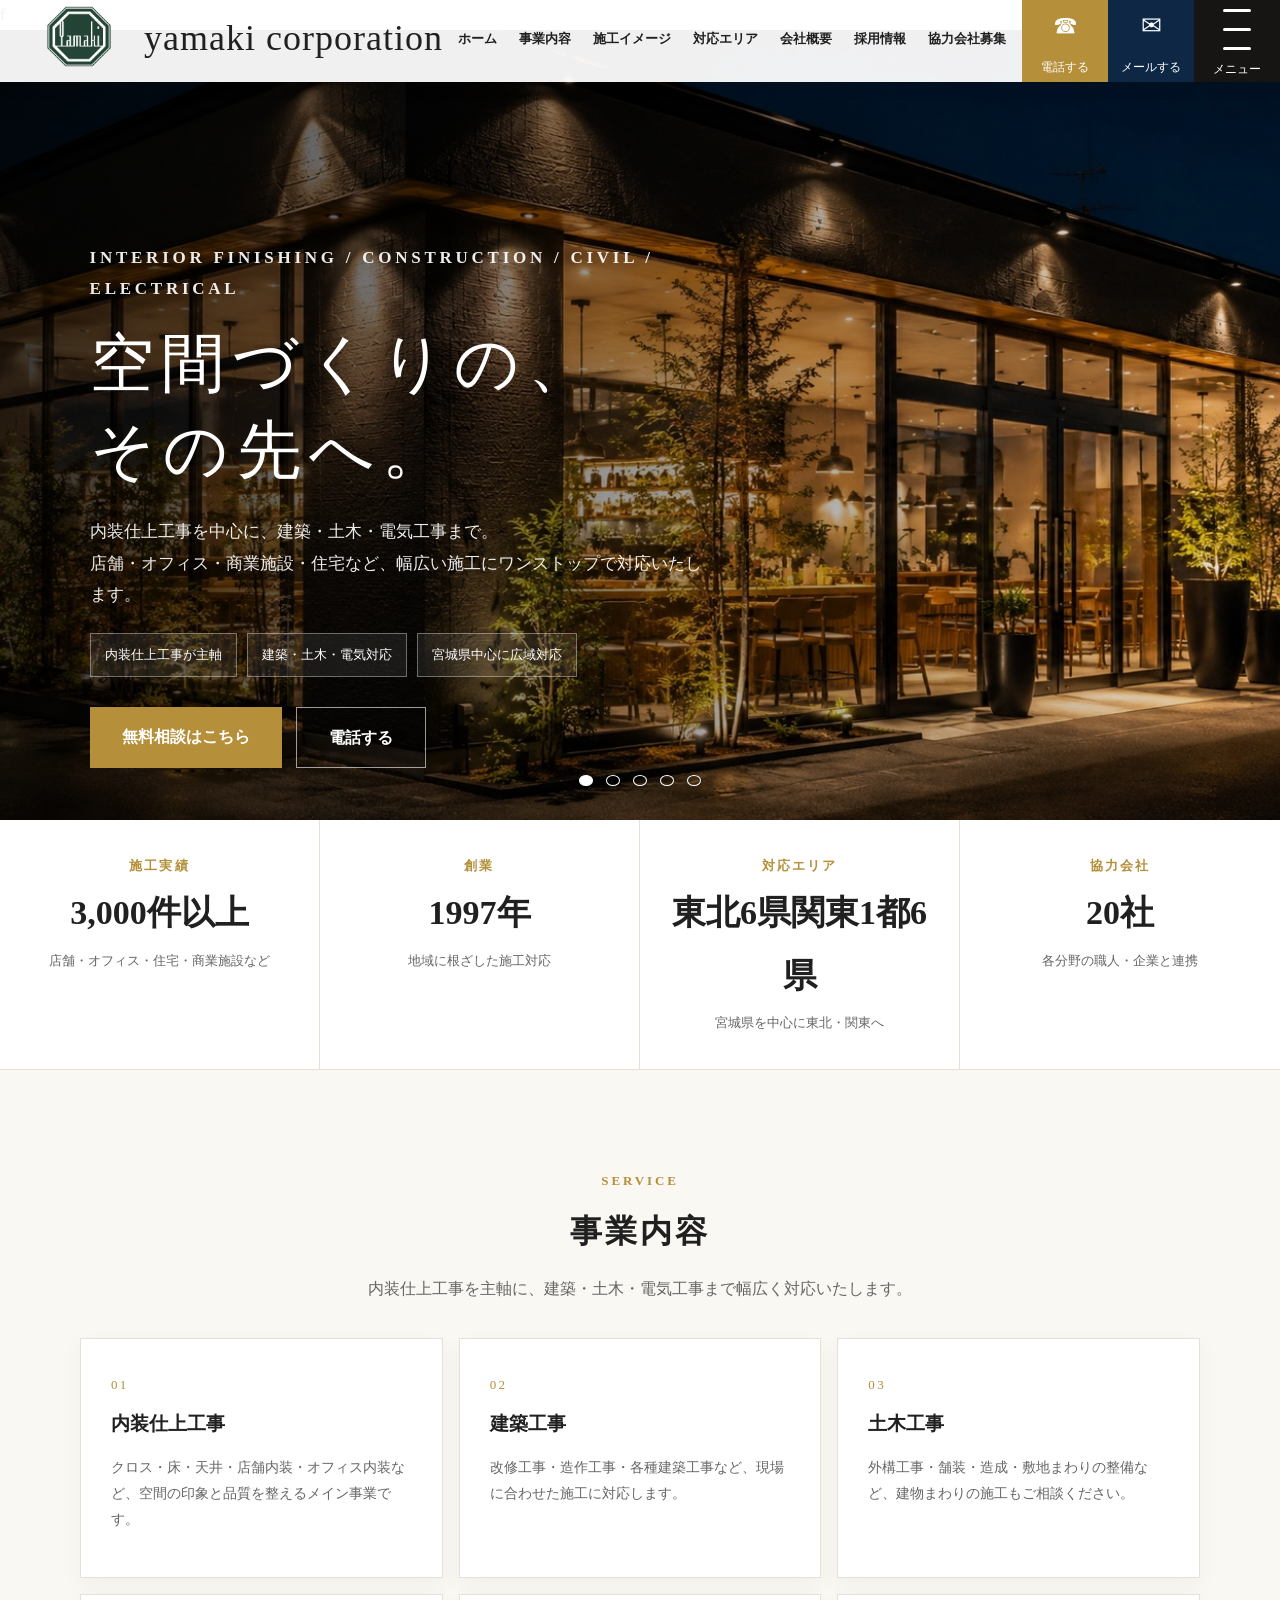
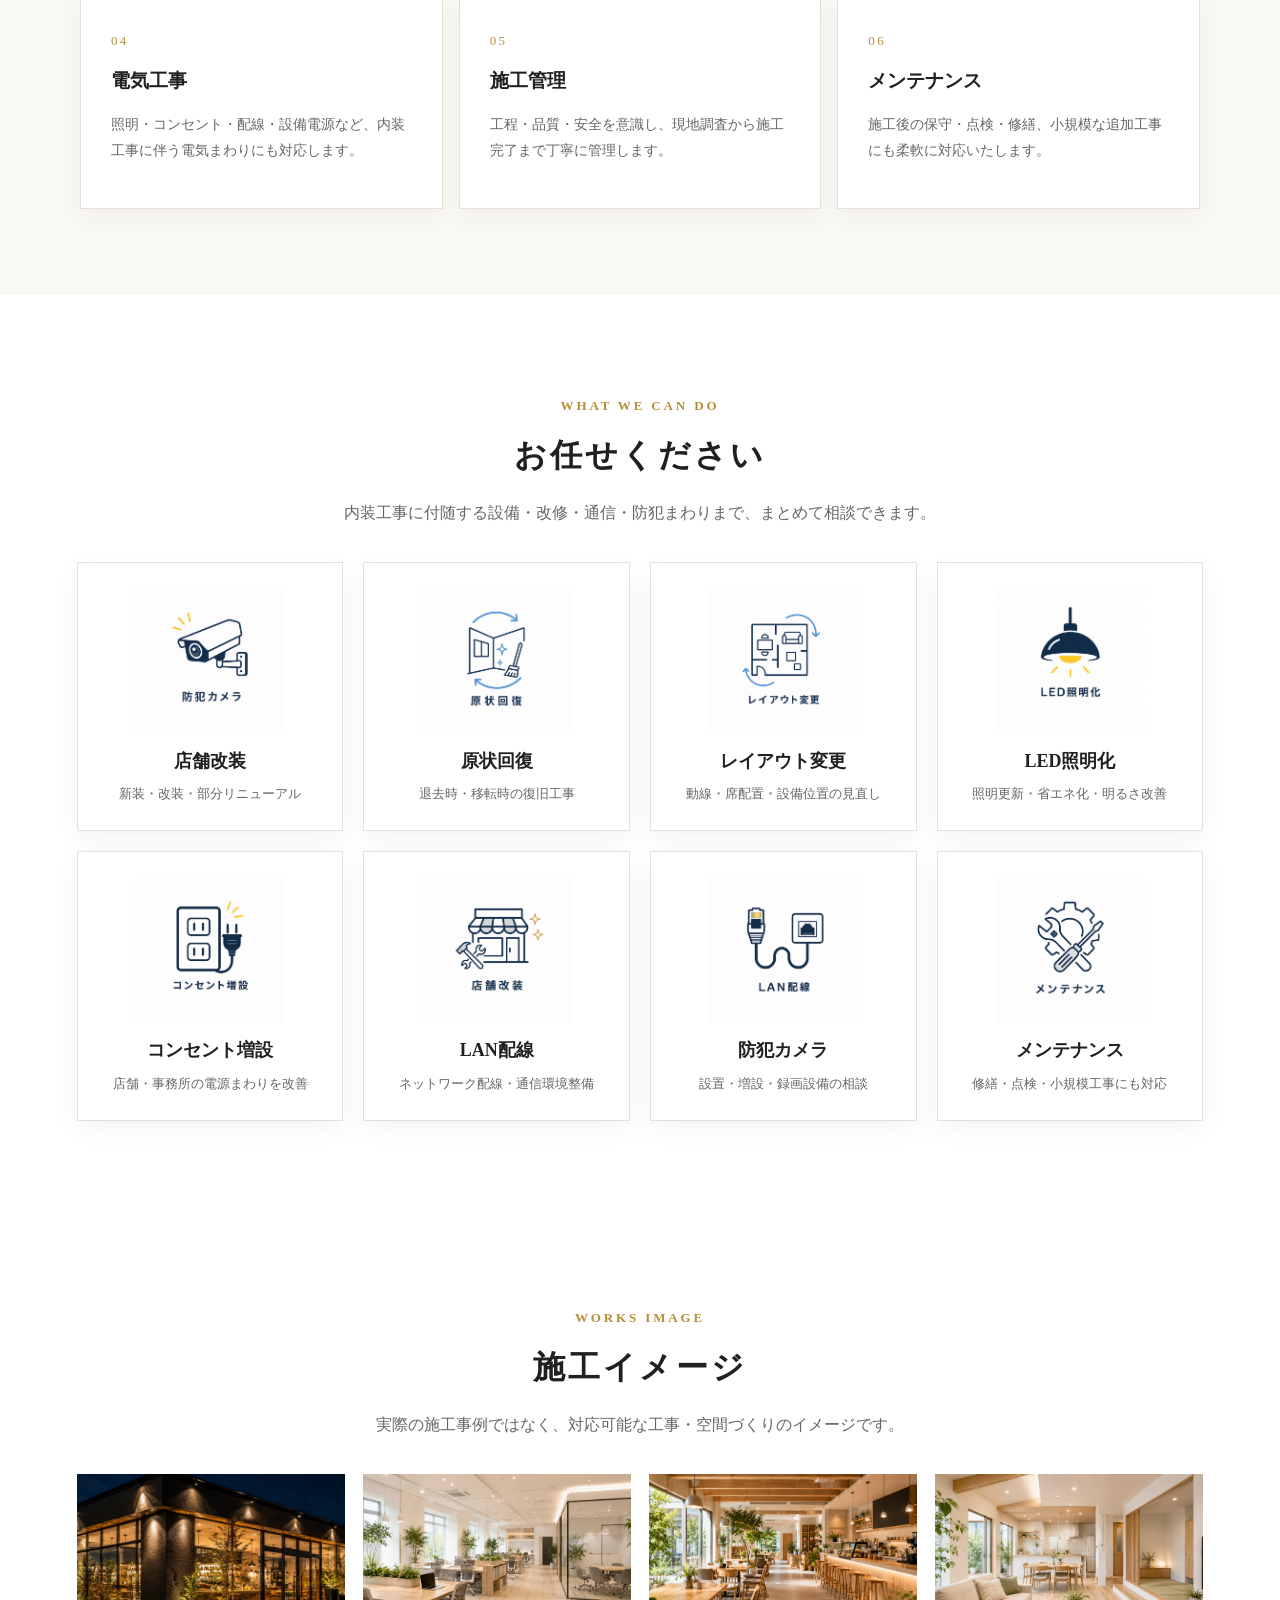
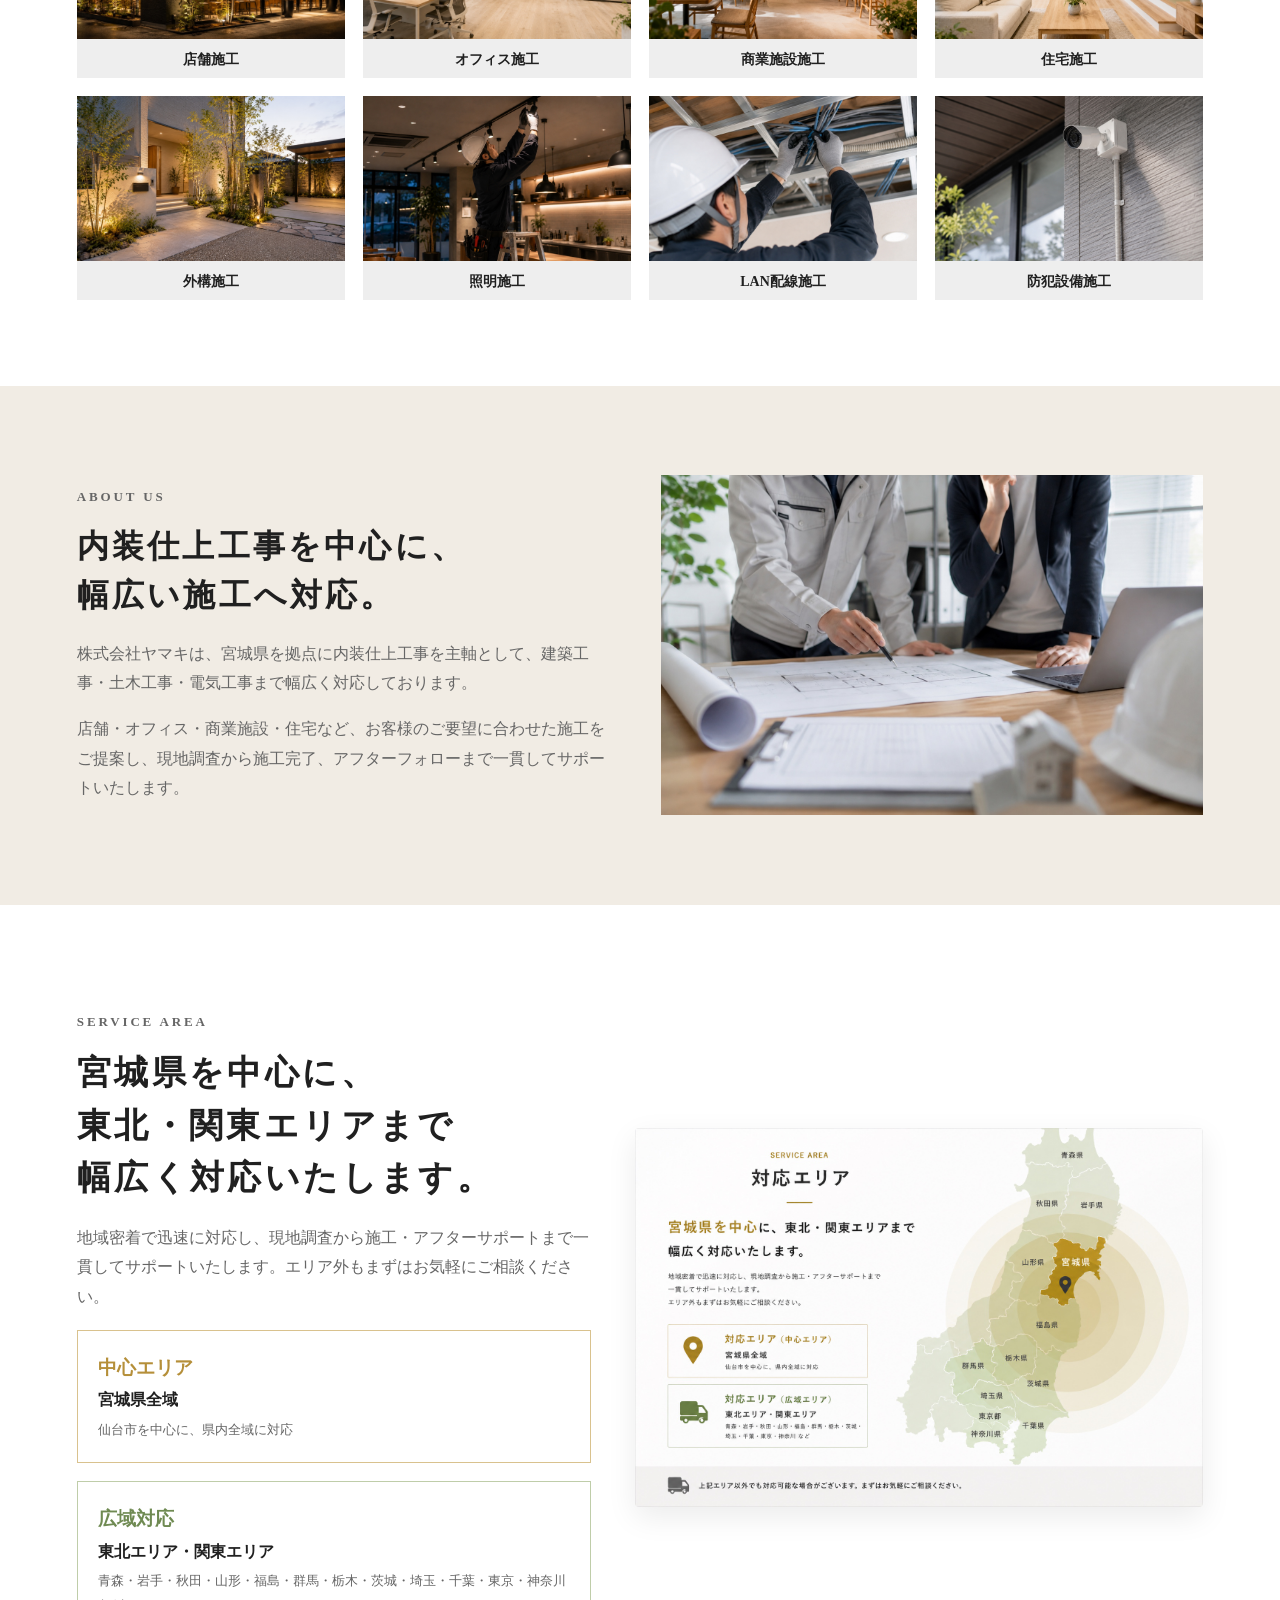
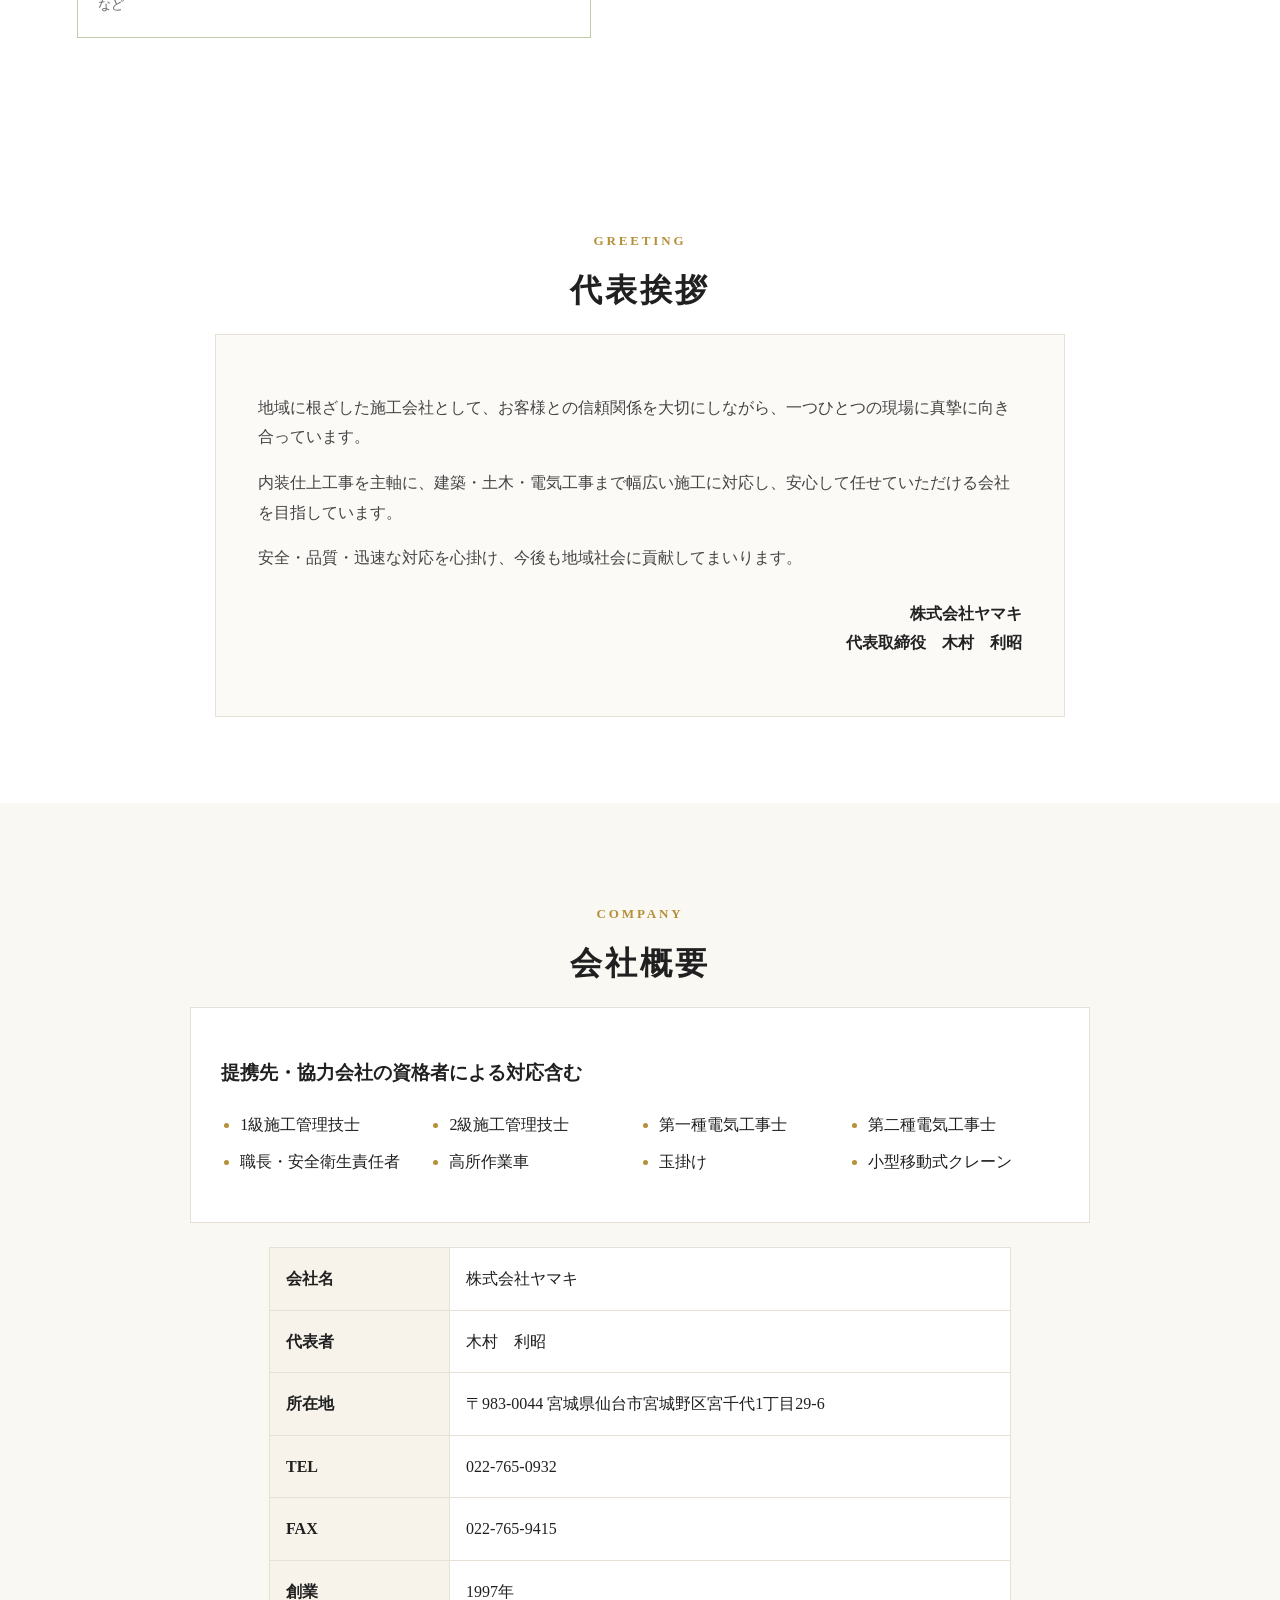
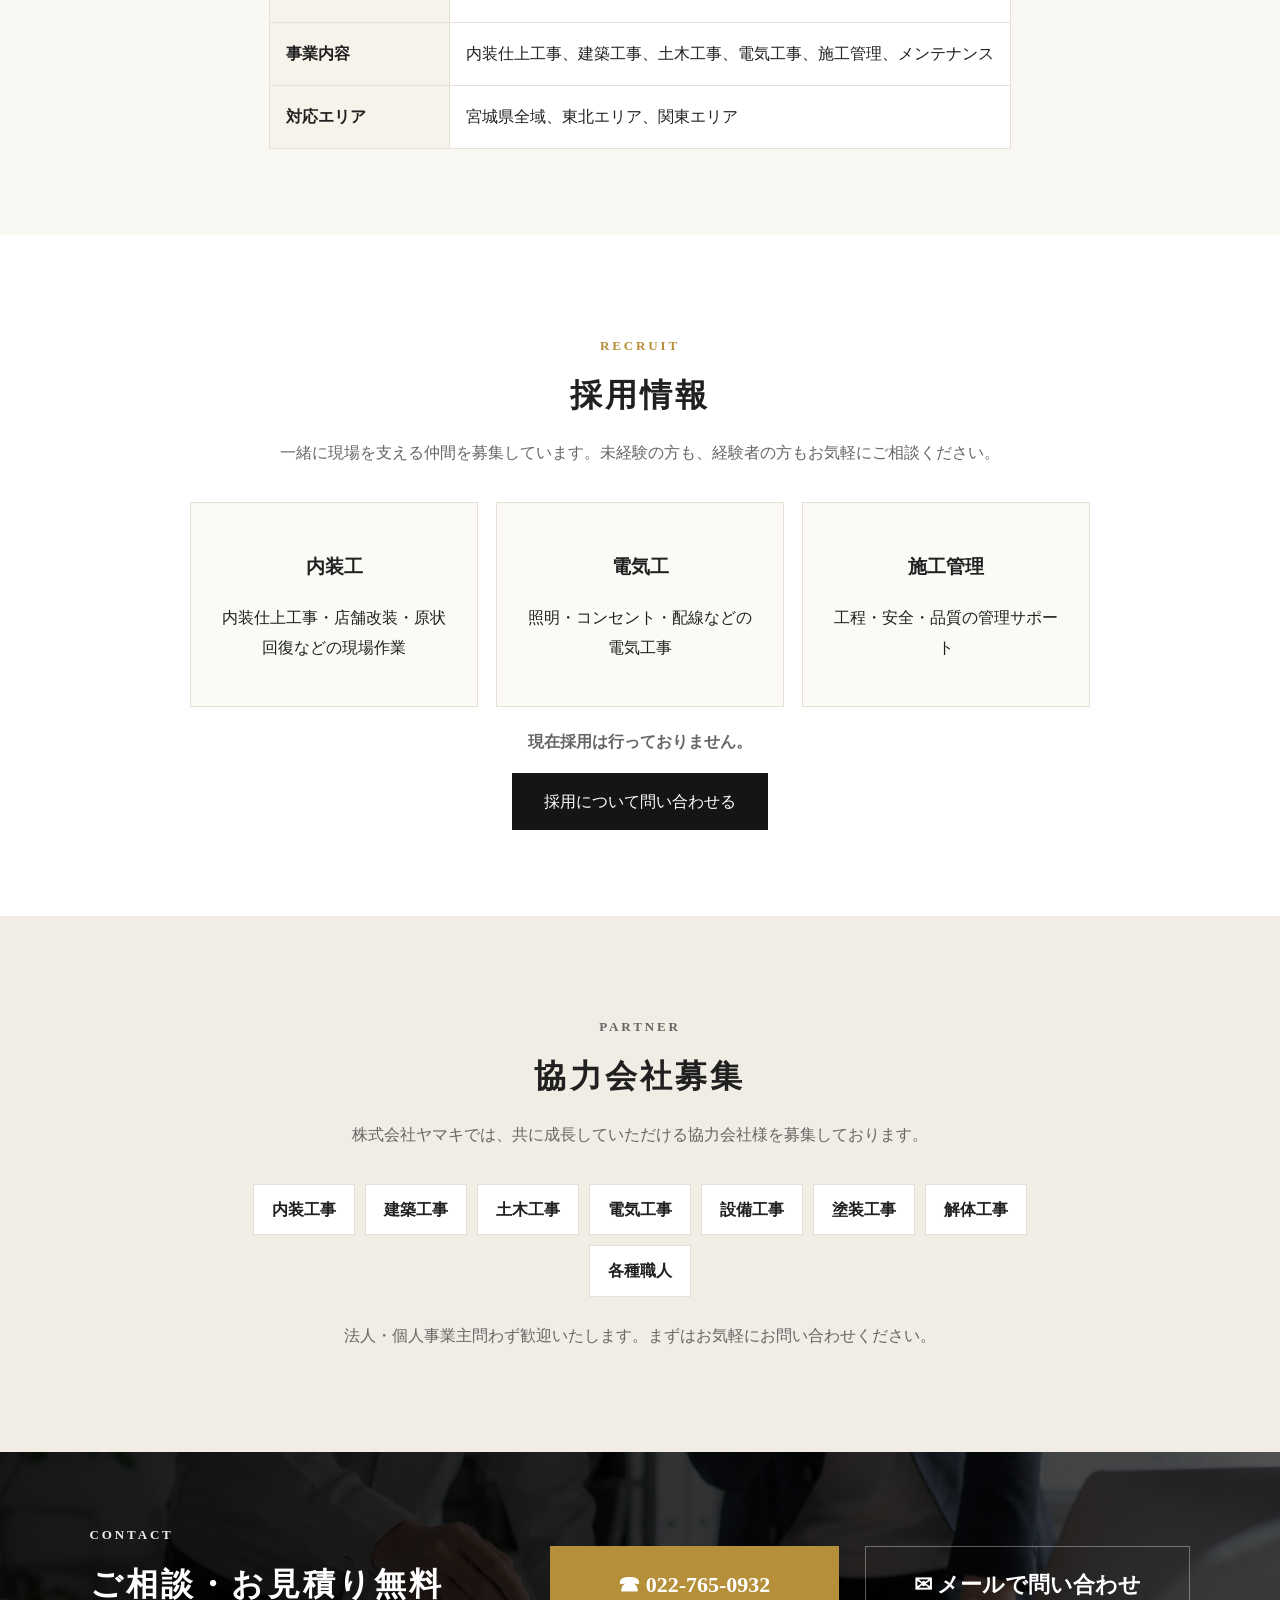
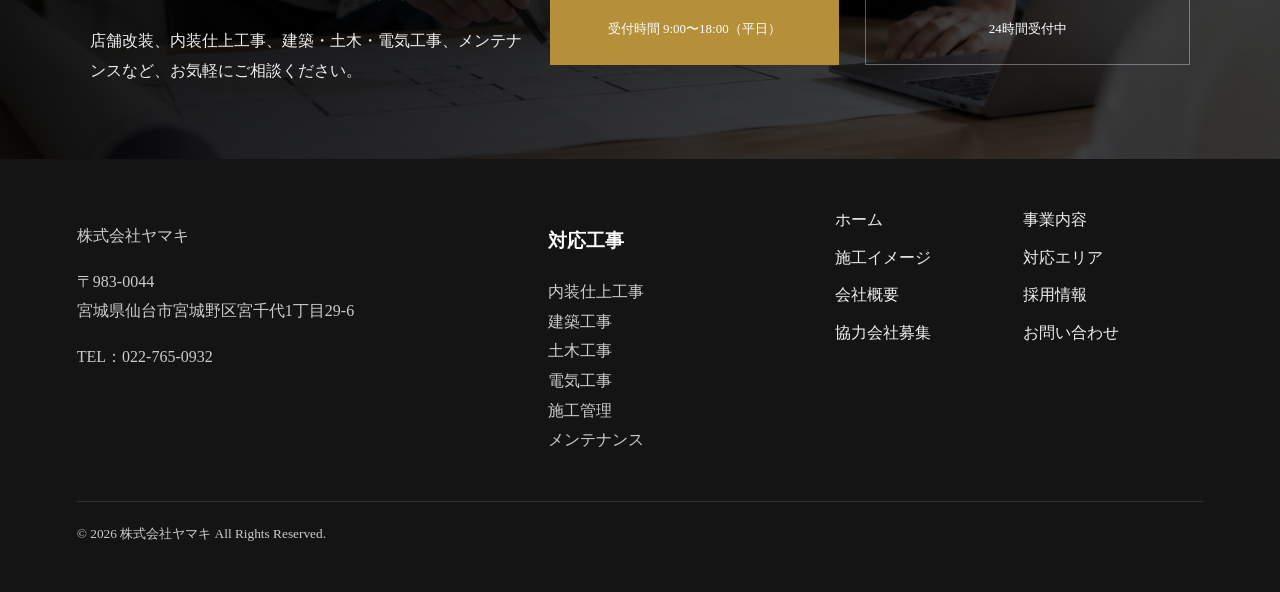
<file: index.html>
<!DOCTYPE html>
<html lang="ja">
<head>
  <meta charset="UTF-8" />
  <meta name="viewport" content="width=device-width, initial-scale=1.0" />f
  <title>株式会社ヤマキ | 内装仕上工事・建築・土木・電気工事</title>
  <meta name="description" content="宮城県を中心に、内装仕上工事を主軸として建築工事・土木工事・電気工事・通信工事・防犯設備工事まで幅広く対応する総合施工会社です。">
  <link rel="stylesheet" href="style.css" />
  <meta name="google-site-verification" content="hVA4RblW9qIQpt2o5ar2Iu0RIQEDZ_xrqDP0bEOciqw" />
</head>
<body>
<header class="site-header">
  <a href="#top" class="brand">
    <img src="assets/logo.png" alt="logo">

    <span class="brand-name">
      yamaki corporation
    </span>
  </a>
  <nav class="nav">
    <a href="#top">ホーム</a>
    <a href="#service">事業内容</a>
    <a href="#works">施工イメージ</a>
    <a href="#area">対応エリア</a>
    <a href="#company">会社概要</a>
    <a href="#recruit">採用情報</a>
    <a href="#partner">協力会社募集</a>
  </nav>
  <div class="actions">
    <a class="action tel" href="tel:022-765-0932"><span>☎</span><small>電話する</small></a>
    <a class="action mail" href="contact.html"><span>✉</span><small>メールする</small></a>
    <button class="menu" id="menuBtn" aria-label="メニュー"><span></span><span></span><span></span><small>メニュー</small></button>
  </div>
</header>

<div class="drawer" id="drawer">
  <a href="#top">ホーム</a>
  <a href="#service">事業内容</a>
  <a href="#works">施工イメージ</a>
  <a href="#area">対応エリア</a>
  <a href="#greeting">代表挨拶</a>
  <a href="#company">会社概要</a>
  <a href="#recruit">採用情報</a>
  <a href="#partner">協力会社募集</a>
  <a href="contact">お問い合わせ</a>
</div>

<section id="top" class="hero">
  <div class="slide active" style="background-image:url('assets/hero-night.jpg')"></div>
  <div class="slide" style="background-image:url('assets/cafe.jpg')"></div>
  <div class="slide" style="background-image:url('assets/office.jpg')"></div>
  <div class="slide" style="background-image:url('assets/hero-lighting.jpg')"></div>
  <div class="slide" style="background-image:url('assets/exterior.jpg')"></div>
  <div class="shade"></div>
  <div class="hero-text">
    <p class="en">INTERIOR FINISHING / CONSTRUCTION / CIVIL / ELECTRICAL</p>
    <h1>空間づくりの、<br>その先へ。</h1>
    <p>内装仕上工事を中心に、建築・土木・電気工事まで。<br>店舗・オフィス・商業施設・住宅など、幅広い施工にワンストップで対応いたします。</p>
    <div class="hero-points">
      <span>内装仕上工事が主軸</span>
      <span>建築・土木・電気対応</span>
      <span>宮城県中心に広域対応</span>
    </div>
    <div class="hero-buttons">
      <a href="contact">無料相談はこちら</a>
      <a href="tel:0220000000" class="outline">電話する</a>
    </div>
  </div>
  <div class="dots" id="dots"></div>
</section>

<main>
<section class="stats">
  <article><span>施工実績</span><strong>3,000件以上</strong><p>店舗・オフィス・住宅・商業施設など</p></article>
  <article><span>創業</span><strong>1997年</strong><p>地域に根ざした施工対応</p></article>
  <article><span>対応エリア</span><strong>東北6県関東1都6県</strong><p>宮城県を中心に東北・関東へ</p></article>
  <article><span>協力会社</span><strong>20社</strong><p>各分野の職人・企業と連携</p></article>
</section>

<section id="service" class="section core-service">
  <p class="en">SERVICE</p>
  <h2>事業内容</h2>
  <p class="lead">内装仕上工事を主軸に、建築・土木・電気工事まで幅広く対応いたします。</p>
  <div class="core-grid">
    <article><span>01</span><h3>内装仕上工事</h3><p>クロス・床・天井・店舗内装・オフィス内装など、空間の印象と品質を整えるメイン事業です。</p></article>
    <article><span>02</span><h3>建築工事</h3><p>改修工事・造作工事・各種建築工事など、現場に合わせた施工に対応します。</p></article>
    <article><span>03</span><h3>土木工事</h3><p>外構工事・舗装・造成・敷地まわりの整備など、建物まわりの施工もご相談ください。</p></article>
    <article><span>04</span><h3>電気工事</h3><p>照明・コンセント・配線・設備電源など、内装工事に伴う電気まわりにも対応します。</p></article>
    <article><span>05</span><h3>施工管理</h3><p>工程・品質・安全を意識し、現地調査から施工完了まで丁寧に管理します。</p></article>
    <article><span>06</span><h3>メンテナンス</h3><p>施工後の保守・点検・修繕、小規模な追加工事にも柔軟に対応いたします。</p></article>
  </div>
</section>

<section class="section icon-service">
  <p class="en">WHAT WE CAN DO</p>
  <h2>お任せください</h2>
  <p class="lead">内装工事に付随する設備・改修・通信・防犯まわりまで、まとめて相談できます。</p>
  <div class="icon-grid">
    <article><img src="assets/icon-shop.png" alt="店舗改装"><h3>店舗改装</h3><p>新装・改装・部分リニューアル</p></article>
    <article><img src="assets/icon-restore.png" alt="原状回復"><h3>原状回復</h3><p>退去時・移転時の復旧工事</p></article>
    <article><img src="assets/icon-layout.png" alt="レイアウト変更"><h3>レイアウト変更</h3><p>動線・席配置・設備位置の見直し</p></article>
    <article><img src="assets/icon-led.png" alt="LED照明化"><h3>LED照明化</h3><p>照明更新・省エネ化・明るさ改善</p></article>
    <article><img src="assets/icon-outlet.png" alt="コンセント増設"><h3>コンセント増設</h3><p>店舗・事務所の電源まわりを改善</p></article>
    <article><img src="assets/icon-lan.png" alt="LAN配線"><h3>LAN配線</h3><p>ネットワーク配線・通信環境整備</p></article>
    <article><img src="assets/icon-camera.png" alt="防犯カメラ"><h3>防犯カメラ</h3><p>設置・増設・録画設備の相談</p></article>
    <article><img src="assets/icon-maintenance.png" alt="メンテナンス"><h3>メンテナンス</h3><p>修繕・点検・小規模工事にも対応</p></article>
  </div>
</section>

<section id="works" class="section works">
  <p class="en">WORKS IMAGE</p>
  <h2>施工イメージ</h2>
  <p class="lead">実際の施工事例ではなく、対応可能な工事・空間づくりのイメージです。</p>
  <div class="works-grid">
    <figure><img src="assets/hero-night.jpg" alt="店舗施工"><figcaption>店舗施工</figcaption></figure>
    <figure><img src="assets/office.jpg" alt="オフィス施工"><figcaption>オフィス施工</figcaption></figure>
    <figure><img src="assets/cafe.jpg" alt="商業施設施工"><figcaption>商業施設施工</figcaption></figure>
    <figure><img src="assets/home.jpg" alt="住宅施工"><figcaption>住宅施工</figcaption></figure>
    <figure><img src="assets/exterior.jpg" alt="外構施工"><figcaption>外構施工</figcaption></figure>
    <figure><img src="assets/hero-lighting.jpg" alt="照明施工"><figcaption>照明施工</figcaption></figure>
    <figure><img src="assets/wiring.jpg" alt="LAN配線施工"><figcaption>LAN配線施工</figcaption></figure>
    <figure><img src="assets/camera-complete.jpg" alt="防犯設備施工"><figcaption>防犯設備施工</figcaption></figure>
  </div>
</section>

<section id="about" class="about">
  <div class="about-text">
    <p class="en">ABOUT US</p>
    <h2>内装仕上工事を中心に、<br>幅広い施工へ対応。</h2>
    <p>株式会社ヤマキは、宮城県を拠点に内装仕上工事を主軸として、建築工事・土木工事・電気工事まで幅広く対応しております。</p>
    <p>店舗・オフィス・商業施設・住宅など、お客様のご要望に合わせた施工をご提案し、現地調査から施工完了、アフターフォローまで一貫してサポートいたします。</p>
  </div>
  <img src="assets/meeting.jpg" alt="打ち合わせ風景">
</section>

<section id="area" class="area-section">
  <div class="area-copy">
    <p class="en">SERVICE AREA</p>
    <h2>宮城県を中心に、<br>東北・関東エリアまで<br>幅広く対応いたします。</h2>
    <p>地域密着で迅速に対応し、現地調査から施工・アフターサポートまで一貫してサポートいたします。エリア外もまずはお気軽にご相談ください。</p>
    <div class="area-card"><h3>中心エリア</h3><b>宮城県全域</b><p>仙台市を中心に、県内全域に対応</p></div>
    <div class="area-card wide"><h3>広域対応</h3><b>東北エリア・関東エリア</b><p>青森・岩手・秋田・山形・福島・群馬・栃木・茨城・埼玉・千葉・東京・神奈川 など</p></div>
  </div>
  <div class="map-wrap"><img src="assets/area-map.jpg" alt="対応エリア"></div>
</section>

<section id="greeting" class="greeting section">
  <p class="en">GREETING</p>
  <h2>代表挨拶</h2>
  <div class="greeting-box">
    <p>地域に根ざした施工会社として、お客様との信頼関係を大切にしながら、一つひとつの現場に真摯に向き合っています。</p>
    <p>内装仕上工事を主軸に、建築・土木・電気工事まで幅広い施工に対応し、安心して任せていただける会社を目指しています。</p>
    <p>安全・品質・迅速な対応を心掛け、今後も地域社会に貢献してまいります。</p>
    <p class="signature">株式会社ヤマキ<br>代表取締役　木村　利昭</p>
  </div>
</section>

<section id="company" class="section company">
  <p class="en">COMPANY</p>
  <h2>会社概要</h2>
  <div class="license-block">
    <h3>提携先・協力会社の資格者による対応含む</h3>
    <ul>
      <li>1級施工管理技士</li>
      <li>2級施工管理技士</li>
      <li>第一種電気工事士</li>
      <li>第二種電気工事士</li>
      <li>職長・安全衛生責任者</li>
      <li>高所作業車</li>
      <li>玉掛け</li>
      <li>小型移動式クレーン</li>
    </ul>
  </div>
  <table>
    <tr><th>会社名</th><td>株式会社ヤマキ</td></tr>
    <tr><th>代表者</th><td>木村　利昭</td></tr>
    <tr><th>所在地</th><td>〒983-0044 宮城県仙台市宮城野区宮千代1丁目29-6</td></tr>
    <tr><th>TEL</th><td>022-765-0932</td></tr>
    <tr><th>FAX</th><td>022-765-9415</td></tr>
    <tr><th>創業</th><td>1997年</td></tr>
    <tr><th>事業内容</th><td>内装仕上工事、建築工事、土木工事、電気工事、施工管理、メンテナンス</td></tr>
    <tr><th>対応エリア</th><td>宮城県全域、東北エリア、関東エリア</td></tr>
  </table>
</section>

<section id="recruit" class="recruit section">
  <p class="en">RECRUIT</p>
  <h2>採用情報</h2>
  <p class="lead">一緒に現場を支える仲間を募集しています。未経験の方も、経験者の方もお気軽にご相談ください。</p>
  <div class="recruit-grid">
    <article><h3>内装工</h3><p>内装仕上工事・店舗改装・原状回復などの現場作業</p></article>
    <article><h3>電気工</h3><p>照明・コンセント・配線などの電気工事</p></article>
    <article><h3>施工管理</h3><p>工程・安全・品質の管理サポート</p></article>
  </div>
  <p class="recruit-note">現在採用は行っておりません。</p>
  <a class="recruit-btn" href="contact.html">採用について問い合わせる</a>
</section>

<section id="partner" class="partner section">
  <p class="en">PARTNER</p>
  <h2>協力会社募集</h2>
  <p class="lead">株式会社ヤマキでは、共に成長していただける協力会社様を募集しております。</p>
  <div class="partner-tags">
    <span>内装工事</span><span>建築工事</span><span>土木工事</span><span>電気工事</span><span>設備工事</span><span>塗装工事</span><span>解体工事</span><span>各種職人</span>
  </div>
  <p>法人・個人事業主問わず歓迎いたします。まずはお気軽にお問い合わせください。</p>
</section>

<section id="contact" class="contact">
  <div>
    <p class="en">CONTACT</p>
    <h2>ご相談・お見積り無料</h2>
    <p>店舗改装、内装仕上工事、建築・土木・電気工事、メンテナンスなど、お気軽にご相談ください。</p>
  </div>
  <a class="contact-tel" href="tel:022-765-0932">☎ 022-765-0932<br><small>受付時間 9:00〜18:00（平日）</small></a>
  <a class="contact-mail" href="contact.html">✉ メールで問い合わせ<br><small>24時間受付中</small></a>
</section>
</main>

<footer>
  <div class="footer-company">
    <p>株式会社ヤマキ</p>
    <p>〒983-0044<br>宮城県仙台市宮城野区宮千代1丁目29-6</p>
    <p>TEL：022-765-0932<br></p>
  </div>
  <div class="footer-area">
    <h3>対応工事</h3>
    <p>内装仕上工事<br>建築工事<br>土木工事<br>電気工事<br>施工管理<br>メンテナンス</p>
  </div>
  <div class="footer-links">
    <a href="#top">ホーム</a><a href="#service">事業内容</a><a href="#works">施工イメージ</a><a href="#area">対応エリア</a><a href="#company">会社概要</a><a href="#recruit">採用情報</a><a href="#partner">協力会社募集</a><a href="contact">お問い合わせ</a>
  </div>
  <small>© 2026 株式会社ヤマキ All Rights Reserved.</small>
</footer>

<script src="script.js"></script>
</body>
</html>
</file>
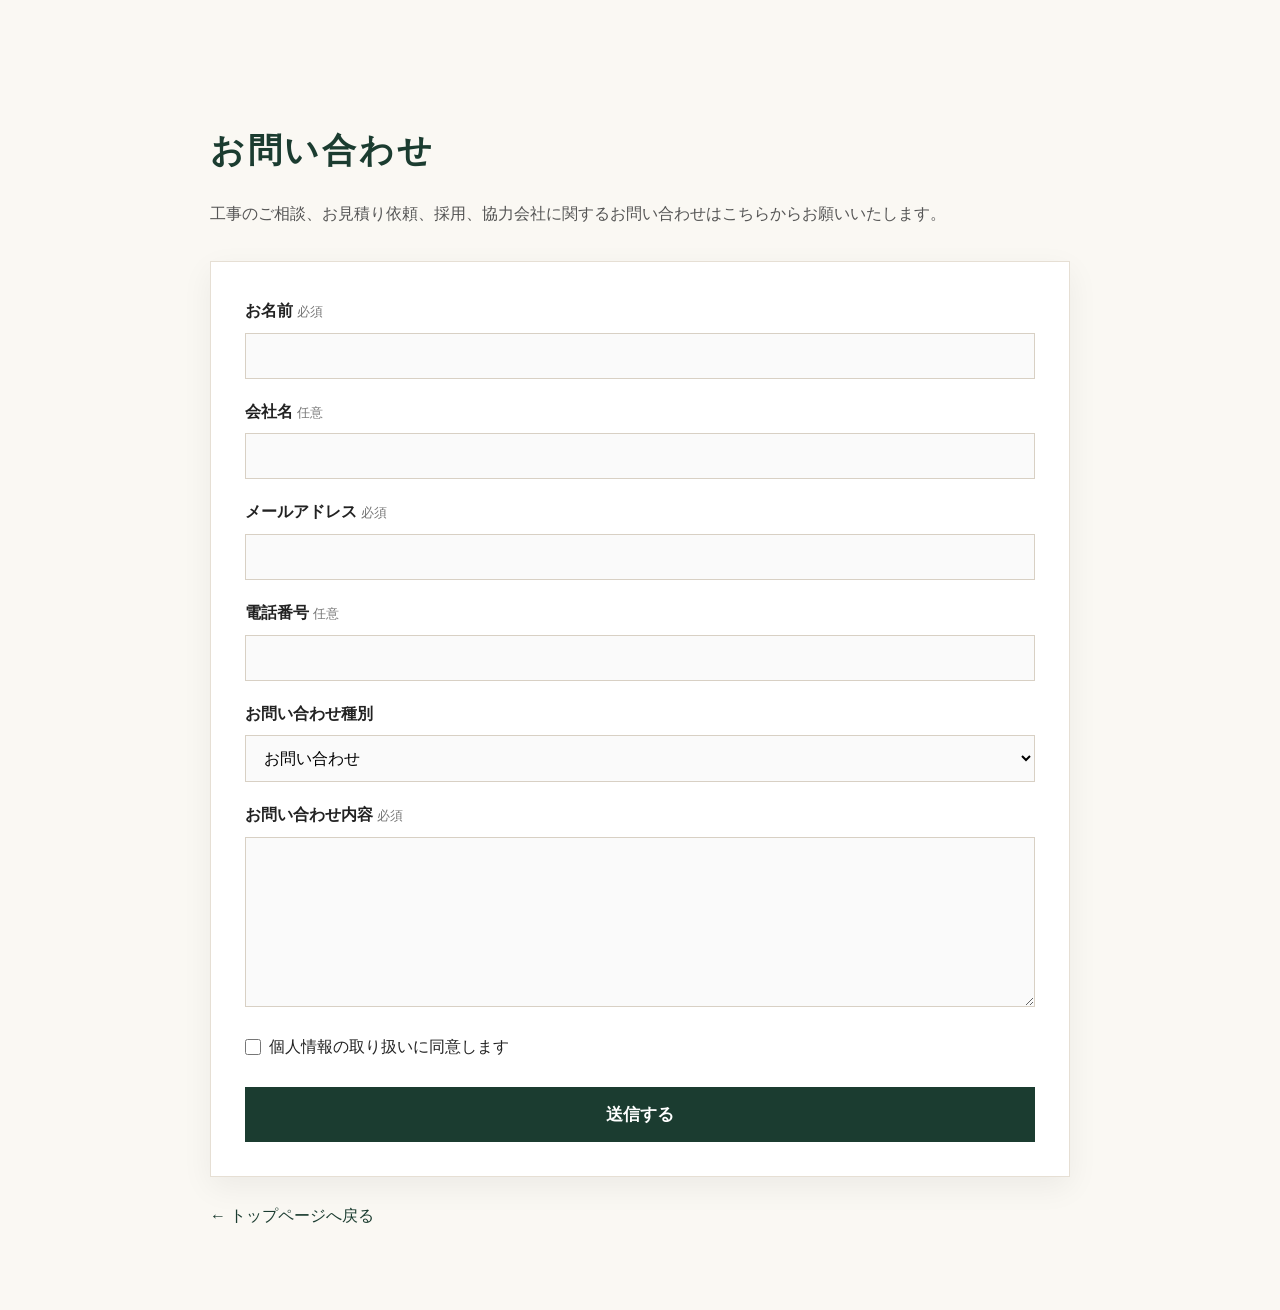
<file: contact.html>
<!DOCTYPE html>
<html lang="ja">
<head>
  <meta charset="UTF-8">
  <meta name="viewport" content="width=device-width, initial-scale=1.0">
  <title>お問い合わせ | yamaki corporation</title>
  <meta name="description" content="yamaki corporationへのお問い合わせ・お見積り依頼・採用・協力会社募集はこちらから。">
  <link rel="stylesheet" href="style.css">
  <style>
    .contact-page{
      max-width:900px;
      margin:120px auto 80px;
      padding:0 20px;
    }
    .contact-page h1{
      font-size:34px;
      letter-spacing:.08em;
      margin-bottom:10px;
      color:#1b3c30;
    }
    .contact-lead{
      color:#555;
      margin-bottom:32px;
      line-height:1.9;
    }
    .contact-form{
      background:#fff;
      border:1px solid #e6dfd4;
      padding:34px;
      box-shadow:0 10px 30px rgba(0,0,0,.06);
    }
    .form-row{
      margin-bottom:18px;
    }
    .form-row label{
      display:block;
      font-weight:700;
      margin-bottom:7px;
      color:#222;
    }
    .form-row small{
      color:#777;
      font-weight:400;
    }
    .contact-form input:not([type="checkbox"]),
    .contact-form select,
    .contact-form textarea{
      width:100%;
      padding:13px 14px;
      border:1px solid #d8d0c4;
      font-size:16px;
      box-sizing:border-box;
      background:#fafafa;
    }
    .contact-form textarea{
      min-height:170px;
      resize:vertical;
    }
    .hp-field{
      position:absolute;
      left:-10000px;
      width:1px;
      height:1px;
      overflow:hidden;
    }
    .privacy-check{
      margin:18px 0 22px;
    }
    .privacy-check label{
      display:inline-flex;
      align-items:center;
      gap:8px;
      margin:0;
      font-weight:400;
      line-height:1.6;
      white-space:nowrap;
    }
    .privacy-check input[type="checkbox"]{
      width:16px;
      height:16px;
      margin:0;
      flex:0 0 auto;
    }
    .submit-btn{
      width:100%;
      border:0;
      background:#1b3c30;
      color:#fff;
      padding:16px;
      font-size:17px;
      font-weight:700;
      cursor:pointer;
    }
    .submit-btn:hover{
      opacity:.9;
    }
    .back-link{
      display:inline-block;
      margin-top:24px;
      color:#1b3c30;
      text-decoration:none;
    }
    @media(max-width:600px){
      .contact-page{
        margin:90px auto 60px;
      }
      .contact-form{
        padding:22px;
      }
      .contact-page h1{
        font-size:28px;
      }
      .privacy-check label{
        white-space:normal;
      }
    }
  </style>
</head>
<body>

  <main class="contact-page">
    <h1>お問い合わせ</h1>
    <p class="contact-lead">
      工事のご相談、お見積り依頼、採用、協力会社に関するお問い合わせはこちらからお願いいたします。
    </p>

    <!-- xxxxxxxx をあなたのFormspree IDに変更してください -->
    <form class="contact-form" action="https://formspree.io/f/xaqgpbka" method="POST">

      <input type="hidden" name="_subject" value="Yamaki Corporation ホームページお問い合わせ">

      <div class="form-row">
        <label>お名前 <small>必須</small></label>
        <input type="text" name="お名前" required>
      </div>

      <div class="form-row">
        <label>会社名 <small>任意</small></label>
        <input type="text" name="会社名">
      </div>

      <div class="form-row">
        <label>メールアドレス <small>必須</small></label>
        <input type="email" name="メールアドレス" required>
      </div>

      <div class="form-row">
        <label>電話番号 <small>任意</small></label>
        <input type="tel" name="電話番号">
      </div>

      <div class="form-row">
        <label>お問い合わせ種別</label>
        <select name="お問い合わせ種別">
          <option value="お問い合わせ">お問い合わせ</option>
          <option value="お見積り依頼">お見積り依頼</option>
          <option value="採用について">採用について</option>
          <option value="協力会社について">協力会社について</option>
        </select>
      </div>

      <div class="form-row">
        <label>お問い合わせ内容 <small>必須</small></label>
        <textarea name="お問い合わせ内容" required></textarea>
      </div>

      <!-- ハニーポット：人間は入力しない欄 -->
      <div class="hp-field" aria-hidden="true">
        <label>入力しないでください</label>
        <input type="text" name="_gotcha" tabindex="-1" autocomplete="off">
      </div>

      <div class="form-row privacy-check">
        <label>
          <input type="checkbox" name="privacy_agree" required>
          個人情報の取り扱いに同意します
        </label>
      </div>

      <button class="submit-btn" type="submit">送信する</button>
    </form>

    <a class="back-link" href="index.html">← トップページへ戻る</a>
  </main>

</body>
</html>
</file>
<file: style.css>
:root{--gold:#b58f39;--dark:#161514;--navy:#0d2745;--green:#6f8a52;--text:#202020;--muted:#666;--line:#e7e0d6;--paper:#faf8f3}*{box-sizing:border-box}html{scroll-behavior:smooth}body{margin:0;background:var(--paper);color:var(--text);font-family:"Hiragino Mincho ProN","Yu Mincho",serif;line-height:1.85}a{text-decoration:none;color:inherit}img{display:block;max-width:100%}.site-header{position:fixed;z-index:50;top:0;left:0;right:0;height:82px;background:rgba(255,255,255,.94);display:flex;align-items:center;justify-content:space-between;padding-left:34px;box-shadow:0 2px 18px rgba(0,0,0,.08)}.brand img{width:90px;height:90px;object-fit:contain;display:block;}.nav{display:flex;gap:22px;font-weight:700;font-size:13px}.nav a{padding:30px 0;border-bottom:3px solid transparent}.nav a:hover{color:var(--gold);border-color:var(--gold)}.actions{display:flex;height:82px}.action,.menu{width:86px;border:0;color:#fff;display:grid;place-items:center;background:var(--dark);font-family:inherit}.action span{font-size:25px}.action small,.menu small{font-size:12px}.tel{background:var(--gold)}.mail{background:var(--navy)}.menu span{width:28px;height:3px;background:#ffffff;border-radius:999px;margin:5px 0}.drawer{position:fixed;right:0;top:82px;width:min(360px,88vw);background:rgba(20,20,20,.96);z-index:45;padding:26px;display:grid;gap:14px;transform:translateX(100%);transition:.3s}.drawer.open{transform:translateX(0)}.drawer a{color:#fff;border-bottom:1px solid rgba(255,255,255,.18);padding:12px}.hero{height:790px;position:relative;overflow:hidden;color:#fff}.slide{position:absolute;inset:0;background-size:cover;background-position:center;opacity:0;transform:scale(1.05);transition:opacity 1s,transform 4s}.slide.active{opacity:1;transform:scale(1)}.shade{position:absolute;inset:0;background:linear-gradient(90deg,rgba(0,0,0,.78),rgba(0,0,0,.43) 44%,rgba(0,0,0,.08))}.hero-text{position:relative;z-index:2;padding:195px 7vw 0;max-width:800px}.en{color:var(--gold);font-family:Georgia,serif;letter-spacing:.22em;font-size:13px;font-weight:700}.hero h1{font-size:64px;line-height:1.35;font-weight:500;letter-spacing:.12em;margin:14px 0 22px}.hero p{font-size:17px;color:rgba(255,255,255,.92)}.hero-points{display:flex;gap:10px;flex-wrap:wrap;margin:22px 0}.hero-points span{border:1px solid rgba(255,255,255,.36);background:rgba(255,255,255,.08);padding:9px 14px;font-size:13px}.hero-buttons{display:flex;gap:14px;margin-top:30px}.hero-buttons a{background:var(--gold);padding:15px 32px;font-weight:700}.hero-buttons .outline{background:transparent;border:1px solid rgba(255,255,255,.6)}.dots{position:absolute;z-index:4;bottom:34px;left:50%;transform:translateX(-50%);display:flex;gap:13px}.dots button{width:11px;height:11px;border-radius:50%;border:1px solid #fff;background:transparent}.dots button.active{background:#fff}.section{padding:86px 6vw;text-align:center}h2{font-size:32px;line-height:1.55;letter-spacing:.1em;font-weight:600;margin:6px 0 18px}.lead{color:var(--muted);max-width:860px;margin:0 auto 34px}.stats{display:grid;grid-template-columns:repeat(4,1fr);background:#fff;border-bottom:1px solid var(--line)}.stats article{padding:34px 20px;text-align:center;border-right:1px solid var(--line)}.stats article:last-child{border-right:0}.stats span{display:block;color:var(--gold);font-weight:700;letter-spacing:.16em;font-size:13px}.stats strong{display:block;font-size:34px;margin:4px 0}.stats p{margin:0;color:var(--muted);font-size:13px}.core-service{background:var(--paper)}.core-grid{display:grid;grid-template-columns:repeat(3,1fr);gap:16px;max-width:1120px;margin:0 auto;text-align:left}.core-grid article{background:#fff;border:1px solid var(--line);padding:30px;box-shadow:0 8px 22px rgba(0,0,0,.04)}.core-grid span{font-family:Georgia,serif;color:var(--gold);letter-spacing:.18em;font-size:13px}.core-grid h3{font-size:19px;margin:8px 0}.core-grid p{font-size:14px;color:var(--muted)}.icon-service{background:#fff}.icon-grid{display:grid;grid-template-columns:repeat(4,1fr);gap:20px;max-width:1180px;margin:0 auto}.icon-grid article{background:#fff;border:1px solid var(--line);box-shadow:0 8px 24px rgba(0,0,0,.05);padding:22px 18px 24px;transition:.25s}.icon-grid article:hover{transform:translateY(-4px);box-shadow:0 14px 34px rgba(0,0,0,.09)}.icon-grid img{height:150px;width:150px;margin:0 auto 10px;object-fit:contain}.icon-grid h3{font-size:18px;margin:8px 0 4px}.icon-grid p{font-size:13px;color:var(--muted);margin:0}.works{background:#fff}.works-grid{display:grid;grid-template-columns:repeat(4,1fr);gap:18px;max-width:1180px;margin:0 auto}.works-grid figure{margin:0;overflow:hidden;background:#eee}.works-grid img{height:165px;width:100%;object-fit:cover;transition:.4s}.works-grid figure:hover img{transform:scale(1.05)}.works-grid figcaption{font-weight:700;margin-top:8px;font-size:14px;padding-bottom:5px}.about{display:grid;grid-template-columns:1fr 1fr;gap:42px;align-items:center;padding:86px 6vw;background:#f1ece4}.about-text h2{text-align:left}.about-text p{color:var(--muted)}.about img{height:340px;width:100%;object-fit:cover}.area-section{padding:92px 6vw;background:#fff;display:grid;grid-template-columns:.95fr 1.05fr;gap:44px;align-items:center}.area-copy h2{text-align:left;font-size:34px}.area-copy>p{color:var(--muted)}.area-card{border:1px solid #d9c28e;padding:20px;margin-top:18px;background:#fff}.area-card h3{margin:0;color:var(--gold)}.area-card.wide{border-color:#bfcda9}.area-card.wide h3{color:var(--green)}.area-card p{margin:3px 0 0;font-size:13px;color:var(--muted)}.map-wrap img{width:100%;border-radius:4px;box-shadow:0 10px 30px rgba(0,0,0,.08)}.greeting{background:#fff}.greeting-box{max-width:850px;margin:0 auto;background:#fbfaf7;border:1px solid var(--line);padding:42px;text-align:left}.greeting-box p{color:#444}.signature{text-align:right;font-weight:700;color:#222!important;margin-top:26px}.company{background:var(--paper)}.license-block{max-width:900px;margin:0 auto 24px;background:#fff;border:1px solid var(--line);padding:30px;text-align:left}.license-block ul{display:grid;grid-template-columns:repeat(4,1fr);gap:8px 18px;margin:15px 0;padding-left:1.2em}.license-block li::marker{color:var(--gold)}.license-block p{color:var(--muted);font-size:13px}.company table{max-width:900px;margin:22px auto 0;border-collapse:collapse;background:#fff;text-align:left}.company th,.company td{border:1px solid var(--line);padding:16px}.company th{width:180px;background:#f7f2ea}.recruit{background:#fff}.recruit-grid{display:grid;grid-template-columns:repeat(3,1fr);gap:18px;max-width:900px;margin:0 auto 20px}.recruit-grid article{background:#fbfaf7;border:1px solid var(--line);padding:28px}.recruit-note{color:var(--muted);font-weight:700}.recruit-btn{display:inline-block;background:var(--dark);color:#fff;padding:14px 32px}.partner{background:#f1ece4}.partner-tags{display:flex;gap:10px;flex-wrap:wrap;justify-content:center;max-width:850px;margin:0 auto 24px}.partner-tags span{background:#fff;border:1px solid var(--line);padding:10px 18px;font-weight:700}.partner p{color:var(--muted)}.contact{background:linear-gradient(90deg,rgba(0,0,0,.9),rgba(0,0,0,.68)),url('assets/meeting.jpg') center/cover;display:grid;grid-template-columns:1.2fr .8fr .9fr;gap:26px;align-items:center;color:#fff;padding:58px 7vw}.contact h2{margin:0;text-align:left}.contact p{color:#eee}.contact a{display:block;text-align:center;padding:18px;border:1px solid rgba(255,255,255,.35);font-size:22px;font-weight:700}.contact-tel{background:var(--gold);border-color:var(--gold)!important}.contact small{font-size:13px;font-weight:400}footer{background:#141414;color:#fff;padding:46px 6vw;display:grid;grid-template-columns:1.2fr .7fr 1fr;gap:30px;align-items:start}footer img{height:46px;filter:brightness(0) invert(1);margin-bottom:14px}footer p,footer small{color:#ccc}.footer-links{display:grid;grid-template-columns:repeat(2,1fr);gap:8px;color:#eee}footer small{grid-column:1/-1;border-top:1px solid rgba(255,255,255,.12);padding-top:20px}@media(max-width:1100px){.nav{display:none}.stats,.icon-grid,.works-grid{grid-template-columns:repeat(2,1fr)}.core-grid{grid-template-columns:1fr 1fr}.area-section,.about,.contact,footer{grid-template-columns:1fr}.hero h1{font-size:46px}.license-block ul{grid-template-columns:repeat(2,1fr)}}@media(max-width:600px){.site-header{height:70px;padding-left:16px}.brand img{width:90px;height:90px;object-fit:contain;}.actions{height:70px}.action,.menu{width:58px}.action small,.menu small{display:none}.drawer{top:70px}.hero{height:730px}.hero-text{padding:135px 24px 0}.hero h1{font-size:34px}.hero-buttons{display:grid}.section,.area-section,.about{padding:64px 22px}.stats,.icon-grid,.core-grid,.works-grid,.recruit-grid{grid-template-columns:1fr}.icon-grid img{height:135px;width:135px}.area-copy h2{font-size:27px}.license-block ul{grid-template-columns:1fr}.contact{padding:42px 22px}.contact a{font-size:18px}.company th,.company td{display:block;width:100%}.company th{border-bottom:0}}.brand{display:flex;align-items:center;gap:20px}.brand-name{font-family:"Cormorant Garamond","Times New Roman",serif;font-size:36px;font-weight:500;letter-spacing:2px;line-height:1;color:#183272B;transform: translateY(-3px);letter-spacing:1px;white-space:nowrap}
</file>
